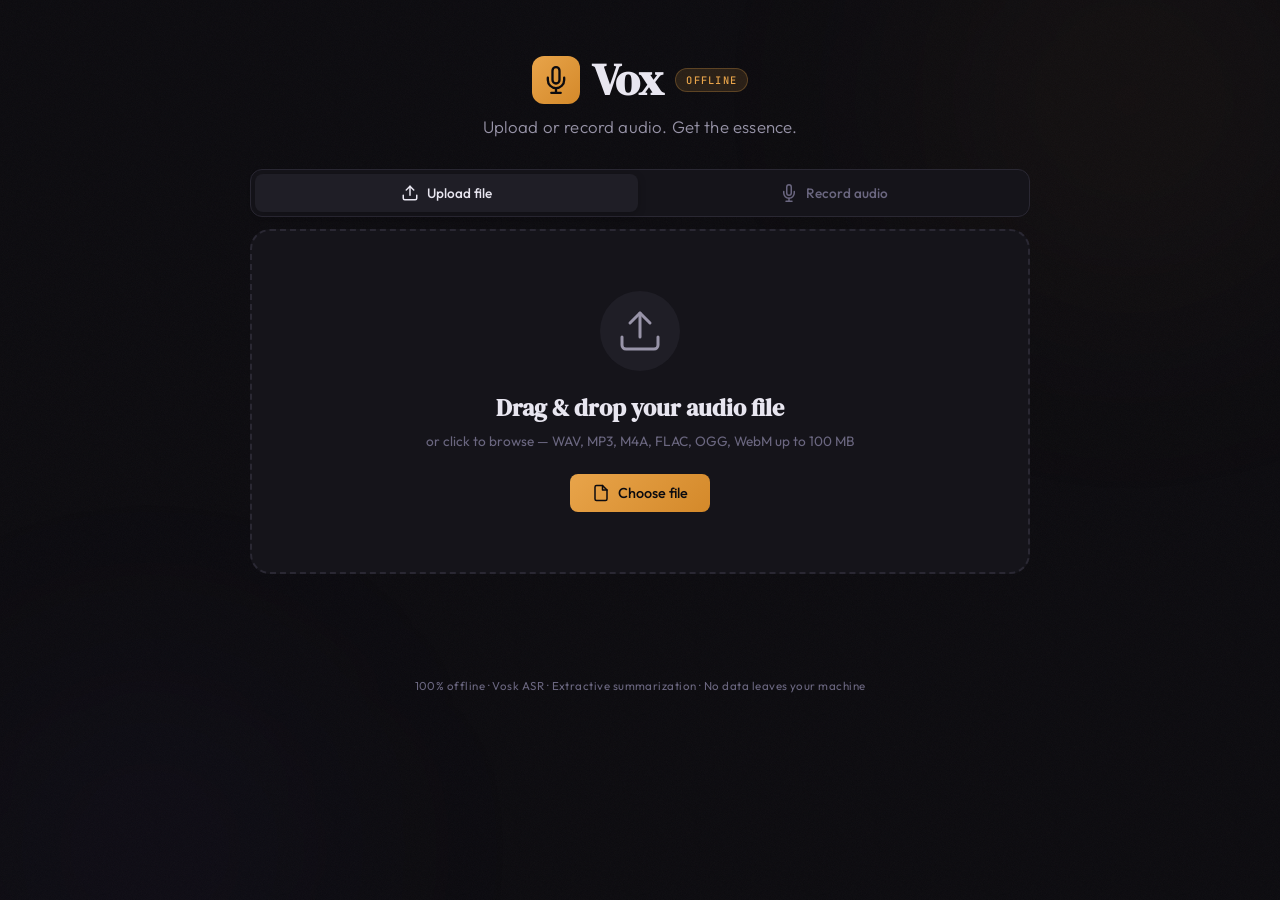
<file: templates/index.html>
<!doctype html>
<html lang="en">
<head>
  <meta charset="utf-8">
  <meta name="viewport" content="width=device-width, initial-scale=1.0">
<title>VOX — Meeting Intelligence</title>
  <!-- Fonts -->
  <link rel="preconnect" href="https://fonts.googleapis.com">
  <link rel="preconnect" href="https://fonts.gstatic.com" crossorigin>
  <link href="https://fonts.googleapis.com/css2?family=DM+Serif+Display&family=JetBrains+Mono:wght@400;500&family=Outfit:wght@300;400;500;600;700&display=swap" rel="stylesheet">

  <link rel="stylesheet" href="/static/style.css">
</head>
<body>

  <!-- Ambient background -->
  <div class="bg-grain"></div>
  <div class="bg-glow bg-glow--1"></div>
  <div class="bg-glow bg-glow--2"></div>

  <!-- ─── Header ─────────────────────────────────────── -->
  <header class="header">
    <div class="header__brand">
      <div class="header__icon">
        <svg width="28" height="28" viewBox="0 0 24 24" fill="none" stroke="currentColor" stroke-width="2" stroke-linecap="round" stroke-linejoin="round">
          <path d="M12 1a3 3 0 0 0-3 3v8a3 3 0 0 0 6 0V4a3 3 0 0 0-3-3z"/>
          <path d="M19 10v2a7 7 0 0 1-14 0v-2"/>
          <line x1="12" y1="19" x2="12" y2="23"/>
          <line x1="8" y1="23" x2="16" y2="23"/>
        </svg>
      </div>
      <h1 class="header__title">Vox</h1>
      <span class="header__badge">Offline</span>
    </div>
    <p class="header__tagline">Upload or record audio. Get the essence.</p>
  </header>

  <!-- ─── Main Container ─────────────────────────────── -->
  <main class="main">

    <!-- Upload Zone -->
    <section id="upload-zone" class="upload-zone">

      <!-- Mode Tabs -->
      <div class="mode-tabs">
        <button class="mode-tab active" id="tab-upload" data-mode="upload">
          <svg width="18" height="18" viewBox="0 0 24 24" fill="none" stroke="currentColor" stroke-width="2" stroke-linecap="round" stroke-linejoin="round"><path d="M21 15v4a2 2 0 0 1-2 2H5a2 2 0 0 1-2-2v-4"/><polyline points="17 8 12 3 7 8"/><line x1="12" y1="3" x2="12" y2="15"/></svg>
          Upload file
        </button>
        <button class="mode-tab" id="tab-record" data-mode="record">
          <svg width="18" height="18" viewBox="0 0 24 24" fill="none" stroke="currentColor" stroke-width="2" stroke-linecap="round" stroke-linejoin="round"><path d="M12 1a3 3 0 0 0-3 3v8a3 3 0 0 0 6 0V4a3 3 0 0 0-3-3z"/><path d="M19 10v2a7 7 0 0 1-14 0v-2"/><line x1="12" y1="19" x2="12" y2="23"/><line x1="8" y1="23" x2="16" y2="23"/></svg>
          Record audio
        </button>
      </div>

      <!-- Upload Panel -->
      <div class="upload-zone__inner" id="dropzone">
        <div class="upload-zone__icon">
          <svg width="48" height="48" viewBox="0 0 24 24" fill="none" stroke="currentColor" stroke-width="1.5" stroke-linecap="round" stroke-linejoin="round">
            <path d="M21 15v4a2 2 0 0 1-2 2H5a2 2 0 0 1-2-2v-4"/>
            <polyline points="17 8 12 3 7 8"/>
            <line x1="12" y1="3" x2="12" y2="15"/>
          </svg>
        </div>
        <h2 class="upload-zone__title">Drag & drop your audio file</h2>
        <p class="upload-zone__subtitle">or click to browse — WAV, MP3, M4A, FLAC, OGG, WebM up to 100 MB</p>
        <input type="file" id="file-input" accept="audio/*" hidden>
        <button class="btn btn--primary" id="browse-btn">
          <svg width="18" height="18" viewBox="0 0 24 24" fill="none" stroke="currentColor" stroke-width="2" stroke-linecap="round" stroke-linejoin="round"><path d="M14 2H6a2 2 0 0 0-2 2v16a2 2 0 0 0 2 2h12a2 2 0 0 0 2-2V8z"/><polyline points="14 2 14 8 20 8"/></svg>
          Choose file
        </button>
      </div>

      <!-- Record Panel -->
      <div class="recorder" id="recorder-panel" hidden>
        <div class="recorder__visual">
          <canvas id="waveform-canvas" class="recorder__canvas"></canvas>
          <div class="recorder__timer" id="rec-timer">00:00</div>
        </div>
        <div class="recorder__controls">
          <button class="rec-btn rec-btn--start" id="rec-start-btn" title="Start recording">
            <svg width="22" height="22" viewBox="0 0 24 24" fill="currentColor"><circle cx="12" cy="12" r="8"/></svg>
          </button>
          <button class="rec-btn rec-btn--stop" id="rec-stop-btn" title="Stop recording" hidden>
            <svg width="20" height="20" viewBox="0 0 24 24" fill="currentColor"><rect x="6" y="6" width="12" height="12" rx="2"/></svg>
          </button>
          <button class="rec-btn rec-btn--pause" id="rec-pause-btn" title="Pause" hidden>
            <svg width="20" height="20" viewBox="0 0 24 24" fill="currentColor"><rect x="6" y="5" width="4" height="14" rx="1"/><rect x="14" y="5" width="4" height="14" rx="1"/></svg>
          </button>
        </div>
        <p class="recorder__hint" id="rec-hint">Click the red button to start recording</p>
      </div>

      <!-- Recording preview (shown after recording stops) -->
      <div class="rec-preview" id="rec-preview" hidden>
        <div class="rec-preview__player">
          <div class="file-preview__icon">
            <svg width="24" height="24" viewBox="0 0 24 24" fill="none" stroke="currentColor" stroke-width="2" stroke-linecap="round" stroke-linejoin="round"><path d="M12 1a3 3 0 0 0-3 3v8a3 3 0 0 0 6 0V4a3 3 0 0 0-3-3z"/><path d="M19 10v2a7 7 0 0 1-14 0v-2"/></svg>
          </div>
          <div class="rec-preview__info">
            <p class="file-preview__name">Recording</p>
            <p class="file-preview__meta" id="rec-meta">—</p>
          </div>
          <audio id="rec-audio-player" class="rec-preview__audio" controls></audio>
        </div>
        <div class="file-preview__actions">
          <button class="btn btn--ghost btn--sm" id="rec-discard-btn">Discard</button>
          <button class="btn btn--primary" id="rec-process-btn">
            <svg width="18" height="18" viewBox="0 0 24 24" fill="none" stroke="currentColor" stroke-width="2" stroke-linecap="round" stroke-linejoin="round"><polygon points="5 3 19 12 5 21 5 3"/></svg>
            Transcribe & Summarize
          </button>
        </div>
      </div>

      <!-- File preview (shown after file selection) -->
      <div class="file-preview" id="file-preview" hidden>
        <div class="file-preview__info">
          <div class="file-preview__icon">
            <svg width="24" height="24" viewBox="0 0 24 24" fill="none" stroke="currentColor" stroke-width="2" stroke-linecap="round" stroke-linejoin="round">
              <polygon points="11 5 6 9 2 9 2 15 6 15 11 19 11 5"/>
              <path d="M19.07 4.93a10 10 0 0 1 0 14.14"/>
              <path d="M15.54 8.46a5 5 0 0 1 0 7.07"/>
            </svg>
          </div>
          <div>
            <p class="file-preview__name" id="file-name">—</p>
            <p class="file-preview__meta" id="file-meta">—</p>
          </div>
        </div>
        <div class="file-preview__actions">
          <button class="btn btn--ghost btn--sm" id="clear-btn">Change</button>
          <button class="btn btn--primary" id="process-btn">
            <svg width="18" height="18" viewBox="0 0 24 24" fill="none" stroke="currentColor" stroke-width="2" stroke-linecap="round" stroke-linejoin="round"><polygon points="5 3 19 12 5 21 5 3"/></svg>
            Transcribe & Summarize
          </button>
        </div>
      </div>
    </section>

    <!-- Processing Overlay -->
    <section id="processing" class="processing" hidden>
      <div class="processing__spinner"></div>
      <h2 class="processing__title">Processing your audio…</h2>
      <p class="processing__step" id="processing-step">Converting audio format</p>
      <div class="processing__bar">
        <div class="processing__bar-fill" id="progress-fill"></div>
      </div>
    </section>

    <!-- Error -->
    <section id="error-section" class="error-section" hidden>
      <div class="error-card">
        <div class="error-card__icon">
          <svg width="28" height="28" viewBox="0 0 24 24" fill="none" stroke="currentColor" stroke-width="2" stroke-linecap="round" stroke-linejoin="round">
            <circle cx="12" cy="12" r="10"/><line x1="15" y1="9" x2="9" y2="15"/><line x1="9" y1="9" x2="15" y2="15"/>
          </svg>
        </div>
        <h3 class="error-card__title">Something went wrong</h3>
        <p class="error-card__msg" id="error-msg">—</p>
        <button class="btn btn--primary" id="retry-btn">Try again</button>
      </div>
    </section>

    <!-- ─── Results ──────────────────────────────────── -->
    <section id="results" class="results" hidden>

      <!-- Stats Row -->
      <div class="stats-row" id="stats-row">
        <div class="stat-card">
          <span class="stat-card__value" id="stat-words">—</span>
          <span class="stat-card__label">Words</span>
        </div>
        <div class="stat-card">
          <span class="stat-card__value" id="stat-sentences">—</span>
          <span class="stat-card__label">Sentences</span>
        </div>
        <div class="stat-card">
          <span class="stat-card__value" id="stat-duration">—</span>
          <span class="stat-card__label">Duration</span>
        </div>
        <div class="stat-card">
          <span class="stat-card__value" id="stat-reading">—</span>
          <span class="stat-card__label">Read time</span>
        </div>
      </div>

      <!-- Summary Card -->
      <div class="result-card result-card--summary" id="summary-card">
        <div class="result-card__header">
          <div class="result-card__badge">Summary</div>
          <button class="btn btn--icon" title="Copy summary" data-copy="summary-text">
            <svg width="16" height="16" viewBox="0 0 24 24" fill="none" stroke="currentColor" stroke-width="2" stroke-linecap="round" stroke-linejoin="round"><rect x="9" y="9" width="13" height="13" rx="2"/><path d="M5 15H4a2 2 0 0 1-2-2V4a2 2 0 0 1 2-2h9a2 2 0 0 1 2 2v1"/></svg>
          </button>
        </div>
        <p class="result-card__text" id="summary-text">—</p>
      </div>

      <!-- Keywords -->
      <div class="result-card result-card--keywords" id="keywords-card">
        <div class="result-card__header">
          <div class="result-card__badge">Keywords</div>
        </div>
        <div class="keywords-cloud" id="keywords-cloud"></div>
      </div>

      <!-- Top Sentences -->
      <div class="result-card" id="highlights-card">
        <div class="result-card__header">
          <div class="result-card__badge">Key Sentences</div>
        </div>
        <ol class="highlights-list" id="highlights-list"></ol>
      </div>

      <!-- Full Transcript -->
      <div class="result-card" id="transcript-card">
        <div class="result-card__header">
          <div class="result-card__badge">Full Transcript</div>
          <div class="result-card__actions">
            <button class="btn btn--icon" title="Copy transcript" data-copy="transcript-text">
              <svg width="16" height="16" viewBox="0 0 24 24" fill="none" stroke="currentColor" stroke-width="2" stroke-linecap="round" stroke-linejoin="round"><rect x="9" y="9" width="13" height="13" rx="2"/><path d="M5 15H4a2 2 0 0 1-2-2V4a2 2 0 0 1 2-2h9a2 2 0 0 1 2 2v1"/></svg>
            </button>
            <button class="btn btn--icon" title="Download transcript" id="download-btn">
              <svg width="16" height="16" viewBox="0 0 24 24" fill="none" stroke="currentColor" stroke-width="2" stroke-linecap="round" stroke-linejoin="round"><path d="M21 15v4a2 2 0 0 1-2 2H5a2 2 0 0 1-2-2v-4"/><polyline points="7 10 12 15 17 10"/><line x1="12" y1="15" x2="12" y2="3"/></svg>
            </button>
          </div>
        </div>
        <div class="transcript-body" id="transcript-text">—</div>
      </div>

      <!-- New Upload -->
      <div class="results__footer">
        <button class="btn btn--ghost" id="new-upload-btn">
          <svg width="18" height="18" viewBox="0 0 24 24" fill="none" stroke="currentColor" stroke-width="2" stroke-linecap="round" stroke-linejoin="round"><line x1="12" y1="5" x2="12" y2="19"/><line x1="5" y1="12" x2="19" y2="12"/></svg>
          Process another file
        </button>
      </div>
    </section>

  </main>

  <!-- Toast -->
  <div class="toast" id="toast" hidden>
    <svg width="16" height="16" viewBox="0 0 24 24" fill="none" stroke="currentColor" stroke-width="2.5" stroke-linecap="round" stroke-linejoin="round"><polyline points="20 6 9 17 4 12"/></svg>
    <span id="toast-msg">Copied!</span>
  </div>

  <footer class="footer">
    <p>100% offline · Vosk ASR · Extractive summarization · No data leaves your machine</p>
  </footer>

  <script src="/static/app.js"></script>
</body>
</html>
</file>
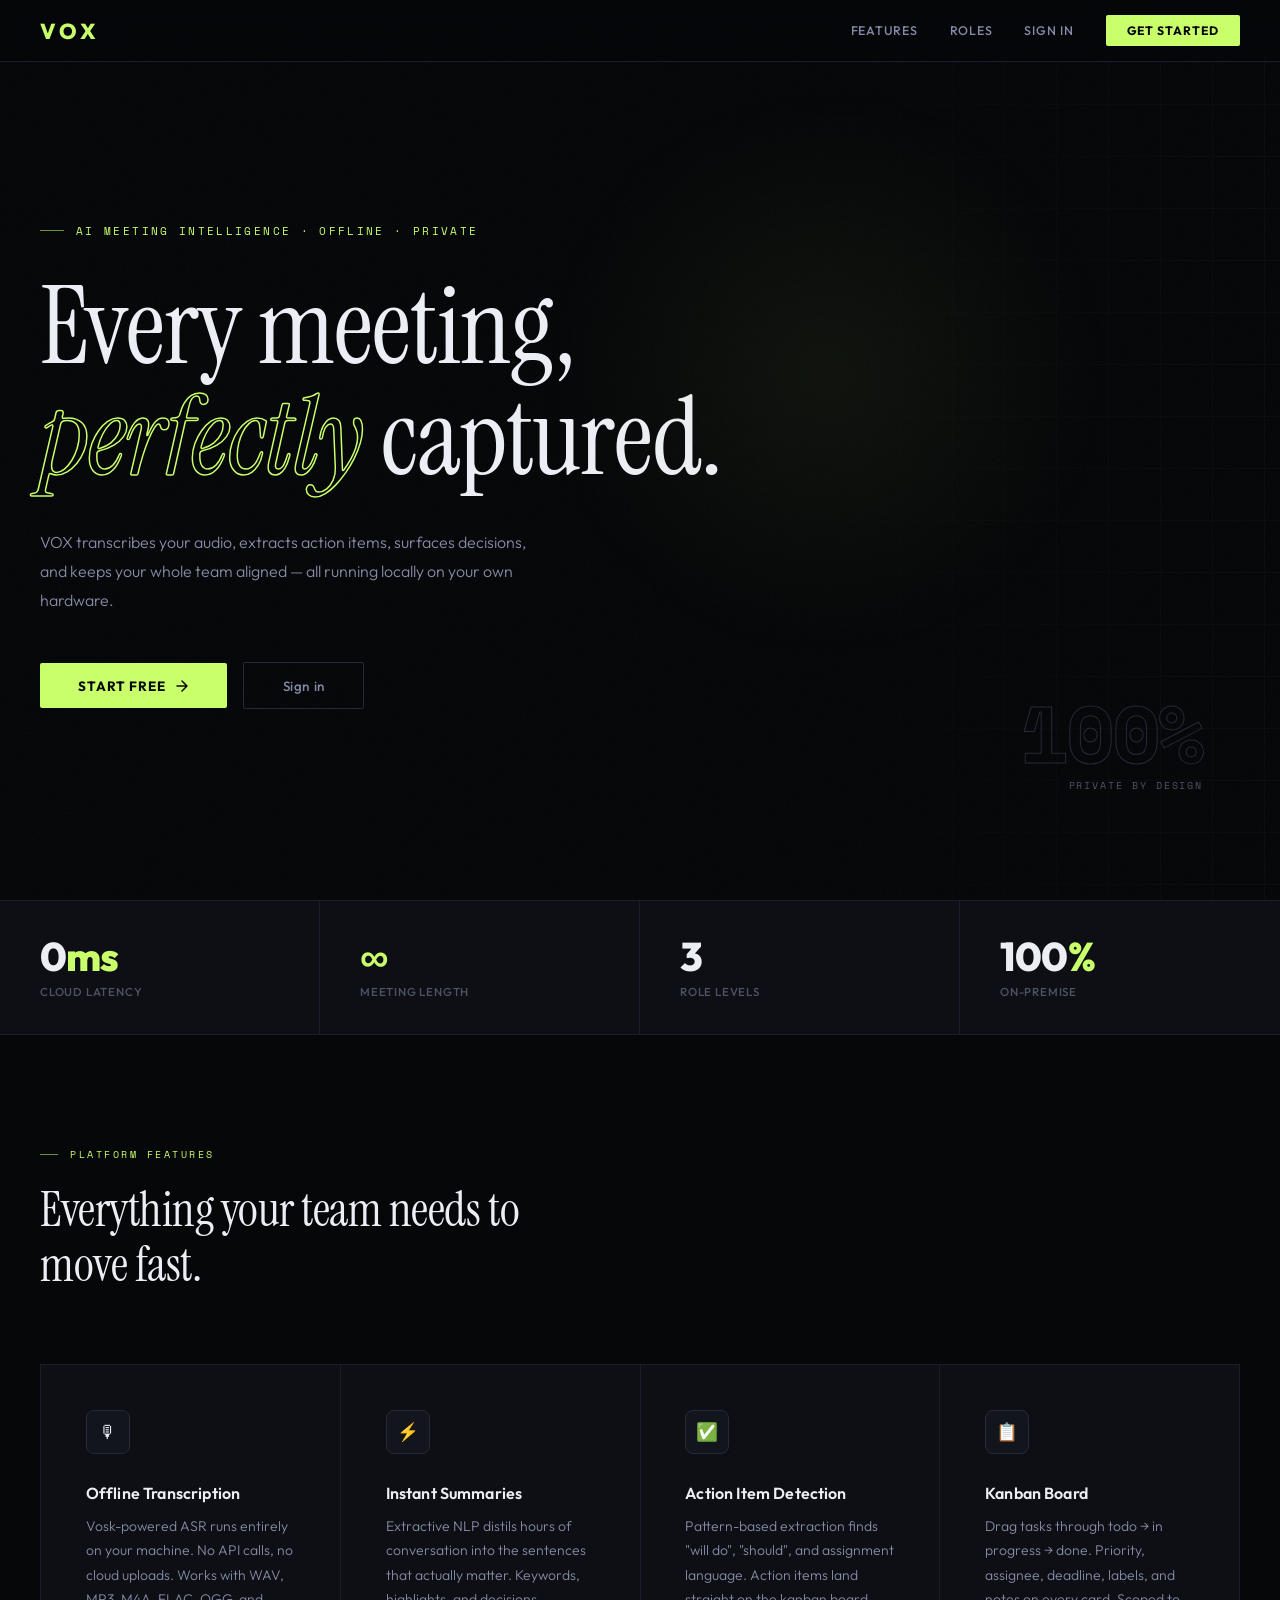
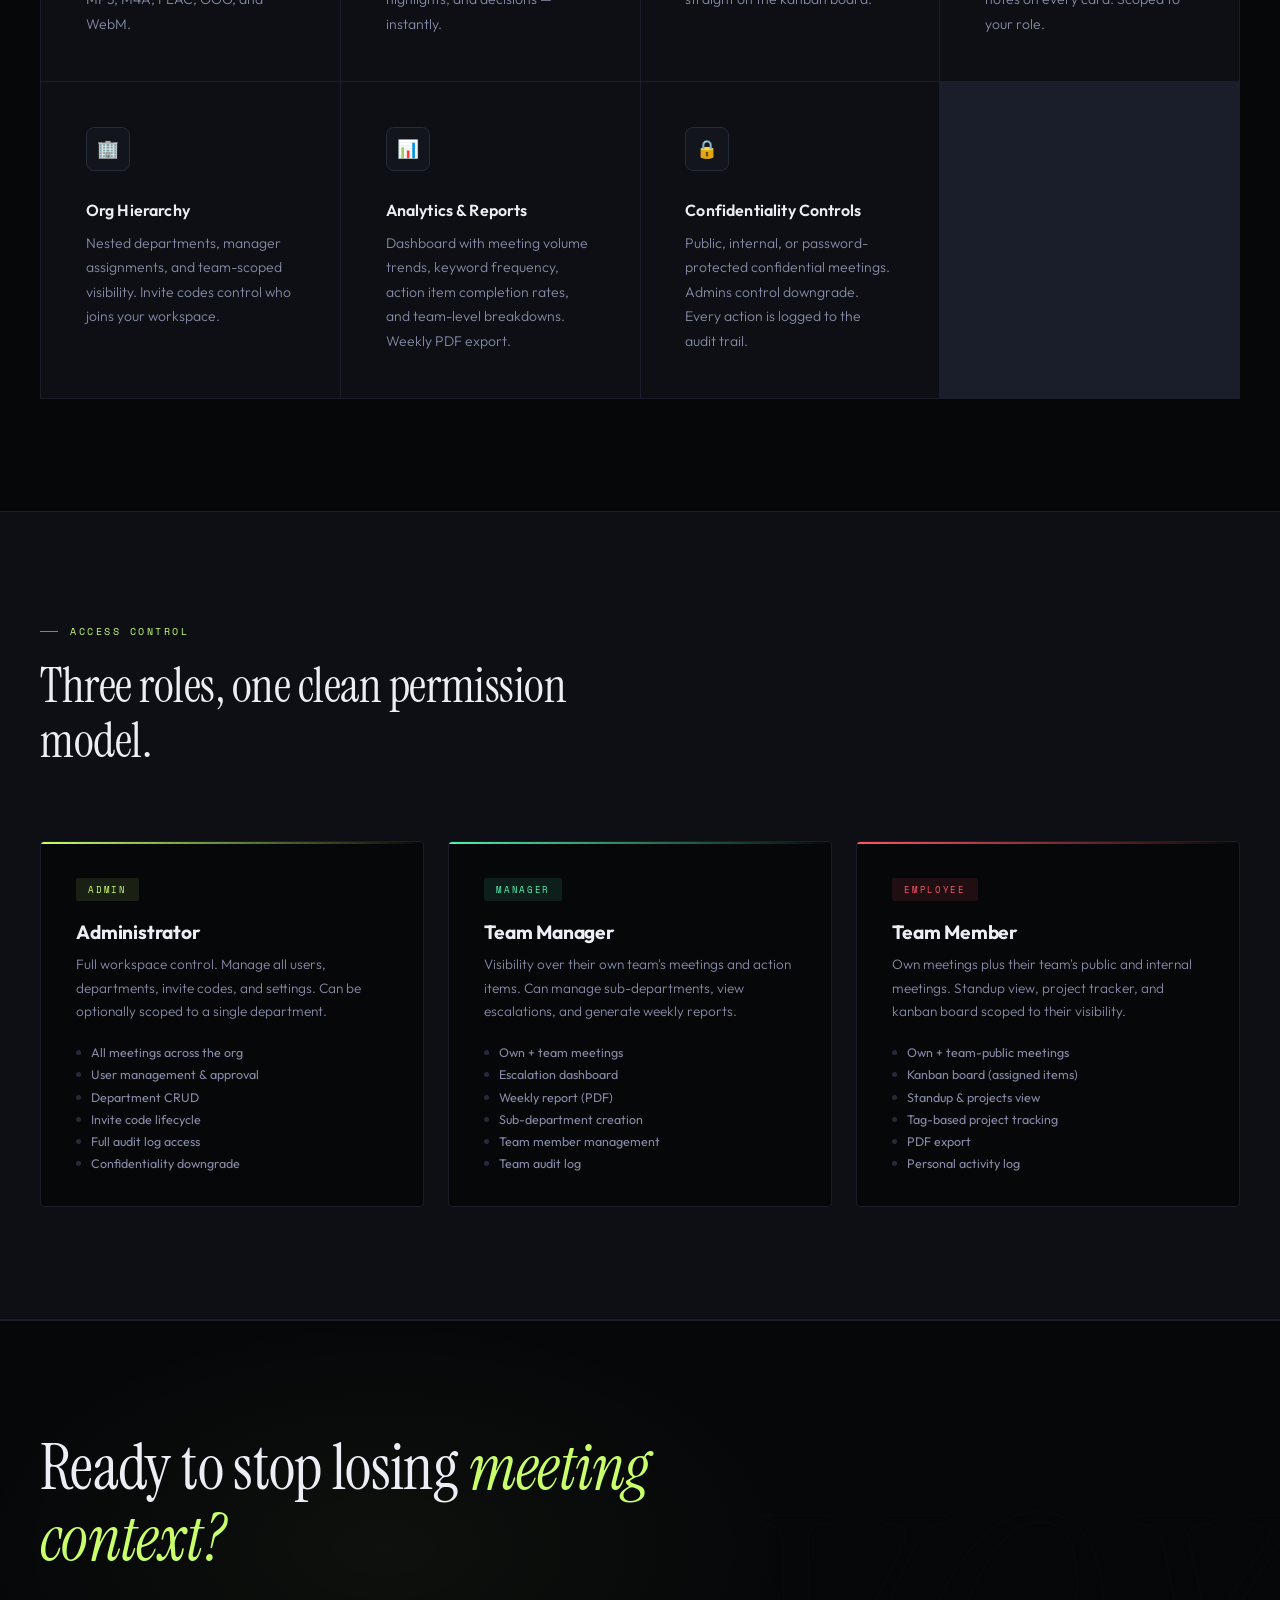
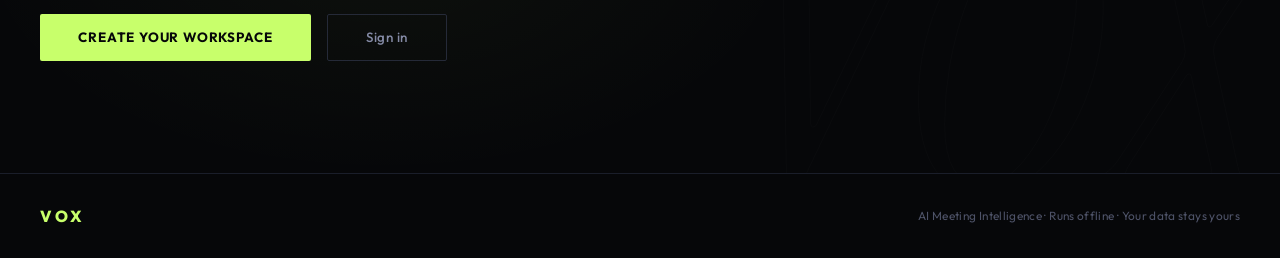
<file: templates/landing.html>
<!DOCTYPE html>
<html lang="en">
<head>
<meta charset="UTF-8">
<meta name="viewport" content="width=device-width, initial-scale=1.0">
<title>VOX — Meeting Intelligence</title>
<link rel="preconnect" href="https://fonts.googleapis.com">
<link rel="preconnect" href="https://fonts.gstatic.com" crossorigin>
<link href="https://fonts.googleapis.com/css2?family=Instrument+Serif:ital@0;1&family=Outfit:wght@300;400;500;600;700;800&family=Space+Mono:ital,wght@0,400;0,700;1,400&display=swap" rel="stylesheet">
<style>
  :root {
    --bg:      #060709;
    --surface: #0d0f14;
    --card:    #12151c;
    --border:  #1a1e2a;
    --border2: #252a38;
    --accent:  #c8ff6b;
    --accent2: #ff5566;
    --accent3: #50f0b0;
    --text:    #eceef5;
    --muted:   #4e5368;
    --mid:     #858ba6;
  }
  *, *::before, *::after { box-sizing: border-box; margin: 0; padding: 0; }
  html { scroll-behavior: smooth; }
  body {
    font-family: 'Outfit', sans-serif;
    background: var(--bg);
    color: var(--text);
    min-height: 100vh;
    overflow-x: hidden;
  }

  body::before {
    content: '';
    position: fixed; inset: 0;
    background-image: url("data:image/svg+xml,%3Csvg viewBox='0 0 512 512' xmlns='http://www.w3.org/2000/svg'%3E%3Cfilter id='n'%3E%3CfeTurbulence type='fractalNoise' baseFrequency='0.75' numOctaves='4' stitchTiles='stitch'/%3E%3C/filter%3E%3Crect width='100%25' height='100%25' filter='url(%23n)' opacity='0.035'/%3E%3C/svg%3E");
    pointer-events: none; z-index: 0; opacity: 0.45;
  }

  /* Nav */
  nav {
    position: fixed; top: 0; left: 0; right: 0; z-index: 100;
    display: flex; align-items: center; justify-content: space-between;
    padding: 0 2.5rem;
    height: 62px;
    border-bottom: 1px solid var(--border);
    background: rgba(6,7,9,0.82);
    backdrop-filter: blur(16px) saturate(180%);
  }
  .nav-logo {
    font-family: 'Outfit', sans-serif;
    font-weight: 800;
    font-size: 1.35rem;
    letter-spacing: 0.18em;
    color: var(--accent);
    text-decoration: none;
  }
  .nav-links { display: flex; gap: 2rem; align-items: center; }
  .nav-links a {
    font-size: 0.78rem;
    font-weight: 500;
    color: var(--mid);
    text-decoration: none;
    letter-spacing: 0.06em;
    text-transform: uppercase;
    transition: color .2s;
  }
  .nav-links a:hover { color: var(--text); }
  .nav-cta {
    background: var(--accent) !important;
    color: #060709 !important;
    padding: .48rem 1.3rem;
    border-radius: 2px;
    font-weight: 700 !important;
    font-size: 0.76rem !important;
    text-transform: uppercase !important;
    letter-spacing: 0.08em !important;
    transition: opacity .2s, transform .15s !important;
  }
  .nav-cta:hover { opacity: 0.88 !important; transform: translateY(-1px) !important; }

  /* Hero */
  .hero {
    min-height: 100vh;
    display: flex; flex-direction: column; justify-content: center;
    padding: 7rem 2.5rem 5rem;
    position: relative;
    overflow: hidden;
  }
  .hero::after {
    content: '';
    position: absolute;
    top: 8%; right: 12%;
    width: 600px; height: 600px;
    border-radius: 50%;
    background: radial-gradient(circle, rgba(200,255,107,0.055) 0%, transparent 68%);
    pointer-events: none;
    animation: pulse 7s ease-in-out infinite;
  }
  @keyframes pulse {
    0%, 100% { opacity: 0.55; transform: scale(1); }
    50% { opacity: 1; transform: scale(1.1); }
  }
  .hero-grid {
    position: absolute; right: 0; top: 0; bottom: 0; width: 50%;
    background-image:
      linear-gradient(var(--border) 1px, transparent 1px),
      linear-gradient(90deg, var(--border) 1px, transparent 1px);
    background-size: 52px 52px;
    mask-image: linear-gradient(to left, rgba(0,0,0,.3) 0%, transparent 75%);
    pointer-events: none;
  }
  .hero-eyebrow {
    font-family: 'Space Mono', monospace;
    font-size: 0.67rem;
    letter-spacing: 0.22em;
    color: var(--accent);
    text-transform: uppercase;
    margin-bottom: 2rem;
    display: flex; align-items: center; gap: .75rem;
    opacity: 0; animation: fadeUp .6s .15s forwards;
  }
  .hero-eyebrow::before {
    content: '';
    display: inline-block; width: 24px; height: 1px;
    background: var(--accent); opacity: 0.55; flex-shrink: 0;
  }
  .hero h1 {
    font-family: 'Instrument Serif', serif;
    font-weight: 400;
    font-size: clamp(3.2rem, 8.5vw, 7rem);
    line-height: 1.02;
    letter-spacing: -0.01em;
    max-width: 14ch;
    opacity: 0; animation: fadeUp .8s .3s forwards;
  }
  .hero h1 em {
    font-style: italic;
    color: transparent;
    -webkit-text-stroke: 1.5px var(--accent);
  }
  .hero-sub {
    margin-top: 2.2rem;
    font-size: 1rem;
    font-weight: 300;
    color: var(--mid);
    max-width: 46ch;
    line-height: 1.8;
    opacity: 0; animation: fadeUp .7s .5s forwards;
  }
  .hero-actions {
    margin-top: 3rem;
    display: flex; gap: 1rem; flex-wrap: wrap; align-items: center;
    opacity: 0; animation: fadeUp .7s .65s forwards;
  }
  .btn-primary {
    background: var(--accent);
    color: #060709;
    font-family: 'Outfit', sans-serif;
    font-weight: 700;
    font-size: 0.84rem;
    letter-spacing: 0.06em;
    text-transform: uppercase;
    padding: .9rem 2.4rem;
    border: none; border-radius: 2px;
    cursor: pointer;
    text-decoration: none; display: inline-flex; align-items: center; gap: .6rem;
    transition: transform .15s, opacity .15s, box-shadow .2s;
  }
  .btn-primary:hover {
    transform: translateY(-2px);
    opacity: 0.92;
    box-shadow: 0 12px 36px rgba(200,255,107,0.22);
  }
  .btn-outline {
    background: transparent;
    color: var(--mid);
    font-family: 'Outfit', sans-serif;
    font-weight: 500;
    font-size: 0.84rem;
    letter-spacing: 0.04em;
    padding: .9rem 2.4rem;
    border: 1px solid var(--border2);
    border-radius: 2px;
    cursor: pointer;
    text-decoration: none; display: inline-flex; align-items: center;
    transition: border-color .2s, color .2s, background .2s;
  }
  .btn-outline:hover {
    border-color: var(--mid);
    color: var(--text);
    background: rgba(255,255,255,0.025);
  }
  .hero-badge {
    position: absolute; right: 6%; bottom: 12%;
    font-family: 'Space Mono', monospace;
    opacity: 0; animation: fadeIn 1s 1.1s forwards;
    text-align: right;
  }
  .hero-badge .num {
    font-size: 5rem;
    font-weight: 700;
    color: transparent;
    -webkit-text-stroke: 1px var(--border2);
    line-height: 1;
    letter-spacing: -0.04em;
  }
  .hero-badge .label {
    font-size: 0.6rem;
    letter-spacing: 0.2em;
    color: var(--muted);
    text-transform: uppercase;
    margin-top: .3rem;
  }

  /* Stats */
  .stats-bar {
    border-top: 1px solid var(--border);
    border-bottom: 1px solid var(--border);
    display: grid; grid-template-columns: repeat(4, 1fr);
    background: var(--surface);
    position: relative; z-index: 1;
  }
  .stat-item {
    padding: 2.2rem 2.5rem;
    border-right: 1px solid var(--border);
  }
  .stat-item:last-child { border-right: none; }
  .stat-num {
    font-family: 'Outfit', sans-serif;
    font-size: 2.5rem;
    font-weight: 800;
    color: var(--text);
    line-height: 1;
    letter-spacing: -0.02em;
  }
  .stat-num span { color: var(--accent); }
  .stat-label {
    font-size: 0.72rem;
    font-weight: 500;
    color: var(--muted);
    margin-top: .5rem;
    letter-spacing: 0.07em;
    text-transform: uppercase;
  }

  /* Sections */
  .section { padding: 7rem 2.5rem; position: relative; z-index: 1; }
  .section-label {
    font-family: 'Space Mono', monospace;
    font-size: 0.63rem;
    letter-spacing: 0.25em;
    text-transform: uppercase;
    color: var(--accent);
    margin-bottom: 1.2rem;
    display: flex; align-items: center; gap: .75rem;
  }
  .section-label::before {
    content: '';
    display: inline-block; width: 18px; height: 1px;
    background: var(--accent); opacity: 0.55; flex-shrink: 0;
  }
  .section-title {
    font-family: 'Instrument Serif', serif;
    font-weight: 400;
    font-size: clamp(2rem, 4vw, 3rem);
    letter-spacing: -0.01em;
    line-height: 1.15;
    max-width: 24ch;
    margin-bottom: 4.5rem;
  }

  /* Features */
  .features-grid {
    display: grid;
    grid-template-columns: repeat(auto-fit, minmax(290px, 1fr));
    gap: 1px;
    background: var(--border);
    border: 1px solid var(--border);
  }
  .feature-card {
    background: var(--surface);
    padding: 2.8rem;
    transition: background .25s;
    position: relative;
    overflow: hidden;
  }
  .feature-card::before {
    content: '';
    position: absolute; inset: 0;
    background: radial-gradient(ellipse at top left, rgba(200,255,107,0.04) 0%, transparent 60%);
    opacity: 0;
    transition: opacity .3s;
    pointer-events: none;
  }
  .feature-card:hover { background: var(--card); }
  .feature-card:hover::before { opacity: 1; }
  .feature-icon {
    width: 44px; height: 44px;
    background: var(--card);
    border: 1px solid var(--border2);
    border-radius: 8px;
    display: flex; align-items: center; justify-content: center;
    margin-bottom: 1.8rem;
    font-size: 1.1rem;
    transition: border-color .25s;
  }
  .feature-card:hover .feature-icon { border-color: rgba(200,255,107,0.3); }
  .feature-title {
    font-family: 'Outfit', sans-serif;
    font-size: 1rem;
    font-weight: 600;
    letter-spacing: 0.01em;
    margin-bottom: .7rem;
  }
  .feature-desc { font-size: 0.875rem; font-weight: 300; color: var(--mid); line-height: 1.75; }

  /* Roles */
  .roles-section {
    background: var(--surface);
    border-top: 1px solid var(--border);
    border-bottom: 1px solid var(--border);
  }
  .roles-grid {
    display: grid;
    grid-template-columns: repeat(auto-fit, minmax(270px, 1fr));
    gap: 1.5rem;
  }
  .role-card {
    border: 1px solid var(--border);
    padding: 2.2rem;
    border-radius: 4px;
    position: relative;
    overflow: hidden;
    transition: border-color .25s, transform .25s, box-shadow .25s;
    background: var(--bg);
  }
  .role-card:hover { border-color: var(--border2); transform: translateY(-3px); }
  .role-card::before {
    content: '';
    position: absolute; top: 0; left: 0; right: 0; height: 2px;
  }
  .role-card.admin::before  { background: linear-gradient(90deg, var(--accent), transparent); }
  .role-card.manager::before { background: linear-gradient(90deg, var(--accent3), transparent); }
  .role-card.employee::before { background: linear-gradient(90deg, var(--accent2), transparent); }
  .role-card.admin:hover    { box-shadow: 0 18px 48px rgba(200,255,107,0.07); }
  .role-card.manager:hover  { box-shadow: 0 18px 48px rgba(80,240,176,0.07); }
  .role-card.employee:hover { box-shadow: 0 18px 48px rgba(255,85,102,0.07); }
  .role-badge {
    font-family: 'Space Mono', monospace;
    font-size: 0.58rem;
    letter-spacing: 0.18em;
    text-transform: uppercase;
    padding: .3rem .75rem;
    border-radius: 2px;
    display: inline-block;
    margin-bottom: 1.2rem;
  }
  .badge-admin    { background: rgba(200,255,107,.1); color: var(--accent); }
  .badge-manager  { background: rgba(80,240,176,.1);  color: var(--accent3); }
  .badge-employee { background: rgba(255,85,102,.1);  color: var(--accent2); }
  .role-name {
    font-family: 'Outfit', sans-serif;
    font-size: 1.2rem;
    font-weight: 700;
    letter-spacing: -0.01em;
    margin-bottom: .6rem;
  }
  .role-desc { font-size: 0.85rem; font-weight: 300; color: var(--mid); line-height: 1.7; }
  .role-perms {
    margin-top: 1.4rem;
    display: flex; flex-direction: column; gap: .45rem;
  }
  .perm {
    font-size: 0.78rem;
    font-weight: 400;
    color: var(--mid);
    display: flex; align-items: center; gap: .6rem;
  }
  .perm::before {
    content: '';
    display: inline-block;
    width: 5px; height: 5px;
    border-radius: 50%;
    background: var(--border2);
    flex-shrink: 0;
  }

  /* CTA */
  .cta-banner {
    border-top: 1px solid var(--border);
    padding: 7rem 2.5rem;
    display: flex; flex-direction: column; align-items: flex-start;
    gap: 2.5rem;
    background: var(--bg);
    position: relative;
    overflow: hidden;
  }
  .cta-banner::before {
    content: '';
    position: absolute; top: 50%; left: 30%; transform: translate(-50%,-50%);
    width: 900px; height: 500px;
    background: radial-gradient(ellipse, rgba(200,255,107,0.04) 0%, transparent 65%);
    pointer-events: none;
  }
  .cta-banner::after {
    content: 'VOX';
    position: absolute; right: -1%; bottom: -18%;
    font-family: 'Instrument Serif', serif;
    font-size: 30vw;
    font-style: italic;
    font-weight: 400;
    color: transparent;
    -webkit-text-stroke: 1px rgba(255,255,255,0.016);
    pointer-events: none;
    line-height: 1;
  }
  .cta-title {
    font-family: 'Instrument Serif', serif;
    font-size: clamp(2.2rem, 5vw, 4.2rem);
    font-weight: 400;
    line-height: 1.1;
    letter-spacing: -0.01em;
    max-width: 22ch;
    position: relative; z-index: 1;
  }
  .cta-title em { font-style: italic; color: var(--accent); }
  .cta-actions { display: flex; gap: 1rem; flex-wrap: wrap; position: relative; z-index: 1; }

  /* Footer */
  footer {
    border-top: 1px solid var(--border);
    padding: 2rem 2.5rem;
    display: flex; justify-content: space-between; align-items: center;
    font-size: 0.74rem; font-weight: 400; color: var(--muted);
    letter-spacing: 0.03em;
  }
  .footer-logo {
    font-family: 'Outfit', sans-serif;
    font-weight: 800;
    font-size: 1rem;
    color: var(--accent);
    letter-spacing: 0.18em;
  }

  /* Animations */
  @keyframes fadeUp {
    from { opacity: 0; transform: translateY(22px); }
    to   { opacity: 1; transform: translateY(0); }
  }
  @keyframes fadeIn {
    from { opacity: 0; }
    to   { opacity: 1; }
  }

  /* Scroll reveal */
  .reveal {
    opacity: 0;
    transform: translateY(24px);
    transition: opacity .7s ease, transform .7s ease;
  }
  .reveal.visible { opacity: 1; transform: translateY(0); }

  /* Responsive */
  @media (max-width: 768px) {
    .hero-grid, .hero::after, .hero-badge { display: none; }
    .stats-bar { grid-template-columns: repeat(2, 1fr); }
    .stat-item:nth-child(2) { border-right: none; }
    .stat-item:nth-child(3), .stat-item:nth-child(4) { border-top: 1px solid var(--border); }
    .nav-links .nav-link-hide { display: none; }
    footer { flex-direction: column; gap: 1rem; text-align: center; }
  }
</style>
</head>
<body>

<nav>
  <a href="/" class="nav-logo">VOX</a>
  <div class="nav-links">
    <a href="#features" class="nav-link-hide">Features</a>
    <a href="#roles" class="nav-link-hide">Roles</a>
    <a href="/login">Sign in</a>
    <a href="/signup" class="nav-cta">Get started</a>
  </div>
</nav>

<section class="hero">
  <div class="hero-grid"></div>
  <p class="hero-eyebrow">AI Meeting Intelligence · Offline · Private</p>
  <h1>Every meeting,<br><em>perfectly</em> captured.</h1>
  <p class="hero-sub">
    VOX transcribes your audio, extracts action items, surfaces decisions,
    and keeps your whole team aligned — all running locally on your own hardware.
  </p>
  <div class="hero-actions">
    <a href="/signup" class="btn-primary">
      Start free
      <svg width="14" height="14" viewBox="0 0 14 14" fill="none"><path d="M2 7h10M7 2l5 5-5 5" stroke="currentColor" stroke-width="1.5" stroke-linecap="round" stroke-linejoin="round"/></svg>
    </a>
    <a href="/login" class="btn-outline">Sign in</a>
  </div>
  <div class="hero-badge">
    <div class="num">100%</div>
    <div class="label">private by design</div>
  </div>
</section>

<div class="stats-bar">
  <div class="stat-item reveal">
    <div class="stat-num">0<span>ms</span></div>
    <div class="stat-label">Cloud latency</div>
  </div>
  <div class="stat-item reveal">
    <div class="stat-num"><span>∞</span></div>
    <div class="stat-label">Meeting length</div>
  </div>
  <div class="stat-item reveal">
    <div class="stat-num">3</div>
    <div class="stat-label">Role levels</div>
  </div>
  <div class="stat-item reveal">
    <div class="stat-num">100<span>%</span></div>
    <div class="stat-label">On-premise</div>
  </div>
</div>

<section class="section" id="features">
  <p class="section-label">Platform Features</p>
  <h2 class="section-title reveal">Everything your team needs to move fast.</h2>
  <div class="features-grid">
    <div class="feature-card reveal">
      <div class="feature-icon">🎙</div>
      <div class="feature-title">Offline Transcription</div>
      <p class="feature-desc">Vosk-powered ASR runs entirely on your machine. No API calls, no cloud uploads. Works with WAV, MP3, M4A, FLAC, OGG, and WebM.</p>
    </div>
    <div class="feature-card reveal">
      <div class="feature-icon">⚡</div>
      <div class="feature-title">Instant Summaries</div>
      <p class="feature-desc">Extractive NLP distils hours of conversation into the sentences that actually matter. Keywords, highlights, and decisions — instantly.</p>
    </div>
    <div class="feature-card reveal">
      <div class="feature-icon">✅</div>
      <div class="feature-title">Action Item Detection</div>
      <p class="feature-desc">Pattern-based extraction finds "will do", "should", and assignment language. Action items land straight on the kanban board.</p>
    </div>
    <div class="feature-card reveal">
      <div class="feature-icon">📋</div>
      <div class="feature-title">Kanban Board</div>
      <p class="feature-desc">Drag tasks through todo → in progress → done. Priority, assignee, deadline, labels, and notes on every card. Scoped to your role.</p>
    </div>
    <div class="feature-card reveal">
      <div class="feature-icon">🏢</div>
      <div class="feature-title">Org Hierarchy</div>
      <p class="feature-desc">Nested departments, manager assignments, and team-scoped visibility. Invite codes control who joins your workspace.</p>
    </div>
    <div class="feature-card reveal">
      <div class="feature-icon">📊</div>
      <div class="feature-title">Analytics &amp; Reports</div>
      <p class="feature-desc">Dashboard with meeting volume trends, keyword frequency, action item completion rates, and team-level breakdowns. Weekly PDF export.</p>
    </div>
    <div class="feature-card reveal">
      <div class="feature-icon">🔒</div>
      <div class="feature-title">Confidentiality Controls</div>
      <p class="feature-desc">Public, internal, or password-protected confidential meetings. Admins control downgrade. Every action is logged to the audit trail.</p>
    </div>
    <div class="feature-card reveal">
      <div class="feature-icon">🔍</div>
      <div class="feature-title">Full-Text Search</div>
      <p class="feature-desc">FTS5-powered search across titles, summaries, and full transcripts. Tag filtering and keyword browsing. Role-scoped results.</p>
    </div>
  </div>
</section>

<section class="section roles-section" id="roles">
  <p class="section-label">Access Control</p>
  <h2 class="section-title reveal">Three roles, one clean permission model.</h2>
  <div class="roles-grid">
    <div class="role-card admin reveal">
      <span class="role-badge badge-admin">Admin</span>
      <div class="role-name">Administrator</div>
      <p class="role-desc">Full workspace control. Manage all users, departments, invite codes, and settings. Can be optionally scoped to a single department.</p>
      <div class="role-perms">
        <span class="perm">All meetings across the org</span>
        <span class="perm">User management &amp; approval</span>
        <span class="perm">Department CRUD</span>
        <span class="perm">Invite code lifecycle</span>
        <span class="perm">Full audit log access</span>
        <span class="perm">Confidentiality downgrade</span>
      </div>
    </div>
    <div class="role-card manager reveal">
      <span class="role-badge badge-manager">Manager</span>
      <div class="role-name">Team Manager</div>
      <p class="role-desc">Visibility over their own team's meetings and action items. Can manage sub-departments, view escalations, and generate weekly reports.</p>
      <div class="role-perms">
        <span class="perm">Own + team meetings</span>
        <span class="perm">Escalation dashboard</span>
        <span class="perm">Weekly report (PDF)</span>
        <span class="perm">Sub-department creation</span>
        <span class="perm">Team member management</span>
        <span class="perm">Team audit log</span>
      </div>
    </div>
    <div class="role-card employee reveal">
      <span class="role-badge badge-employee">Employee</span>
      <div class="role-name">Team Member</div>
      <p class="role-desc">Own meetings plus their team's public and internal meetings. Standup view, project tracker, and kanban board scoped to their visibility.</p>
      <div class="role-perms">
        <span class="perm">Own + team-public meetings</span>
        <span class="perm">Kanban board (assigned items)</span>
        <span class="perm">Standup &amp; projects view</span>
        <span class="perm">Tag-based project tracking</span>
        <span class="perm">PDF export</span>
        <span class="perm">Personal activity log</span>
      </div>
    </div>
  </div>
</section>

<section class="cta-banner">
  <h2 class="cta-title reveal">Ready to stop losing <em>meeting context?</em></h2>
  <div class="cta-actions reveal">
    <a href="/signup" class="btn-primary">Create your workspace</a>
    <a href="/login" class="btn-outline">Sign in</a>
  </div>
</section>

<footer>
  <span class="footer-logo">VOX</span>
  <span>AI Meeting Intelligence · Runs offline · Your data stays yours</span>
</footer>

<script>
  const observer = new IntersectionObserver((entries) => {
    entries.forEach((e, i) => {
      if (e.isIntersecting) {
        setTimeout(() => e.target.classList.add('visible'), i * 65);
        observer.unobserve(e.target);
      }
    });
  }, { threshold: 0.1 });
  document.querySelectorAll('.reveal').forEach(el => observer.observe(el));
</script>
</body>
</html>
</file>
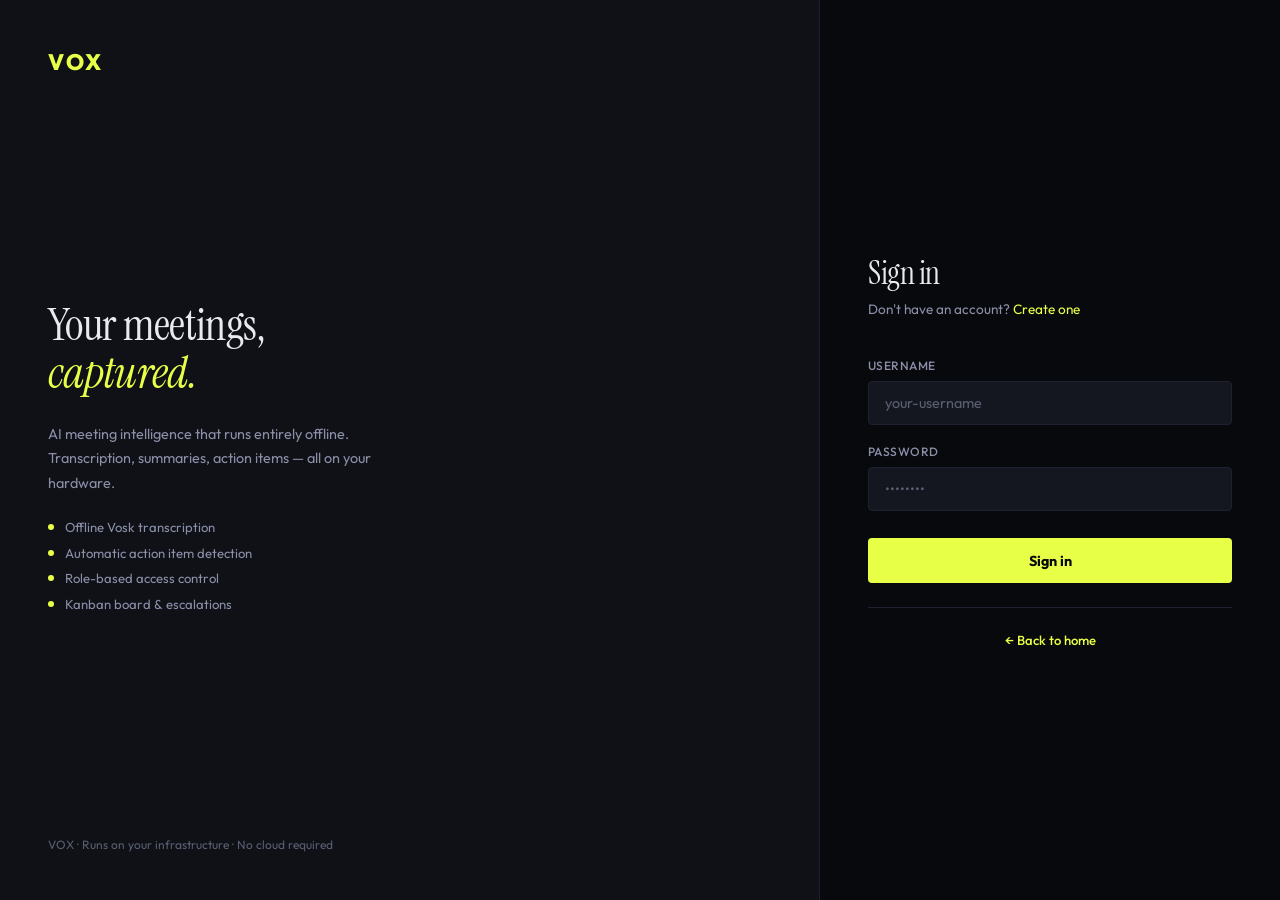
<file: templates/login.html>
<!DOCTYPE html>
<html lang="en">
<head>
<meta charset="UTF-8">
<meta name="viewport" content="width=device-width, initial-scale=1.0">
<title>VOX — Sign in</title>
<link rel="preconnect" href="https://fonts.googleapis.com">
<link rel="preconnect" href="https://fonts.gstatic.com" crossorigin>
<link href="https://fonts.googleapis.com/css2?family=Instrument+Serif:ital@0;1&family=Outfit:wght@300;400;500;600;700;800&family=Space+Mono:ital,wght@0,400;0,700;1,400&display=swap" rel="stylesheet">
<style>
  :root {
    --bg: #08090c; --surface: #0f1117; --card: #141720; --border: #1e2230;
    --accent: #e8ff47; --text: #e8eaf0; --muted: #5a5f72; --mid: #8b8fa8;
    --err: #ff4757;
  }
  *, *::before, *::after { box-sizing: border-box; margin: 0; padding: 0; }
  body {
    font-family: 'Outfit', sans-serif;
    background: var(--bg); color: var(--text);
    min-height: 100vh; display: flex; align-items: stretch;
  }
  .split-left {
    flex: 1; display: flex; flex-direction: column; justify-content: space-between;
    padding: 3rem; background: var(--surface);
    border-right: 1px solid var(--border);
  }
  .split-right {
    width: 460px; flex-shrink: 0;
    display: flex; flex-direction: column; justify-content: center;
    padding: 3rem;
  }
  @media (max-width: 768px) {
    body { flex-direction: column; }
    .split-left { display: none; }
    .split-right { width: 100%; padding: 2rem 1.5rem; }
  }
  /* Left panel */
  .brand {
    font-family: 'Outfit', sans-serif;
    font-weight: 800; font-size: 1.4rem;
    letter-spacing: 0.12em; color: var(--accent);
    text-decoration: none;
  }
  .tagline {
    flex: 1; display: flex; flex-direction: column; justify-content: center; gap: 1.5rem;
  }
  .tagline h2 {
    font-family: 'Instrument Serif', serif;
    font-weight: 400; font-size: 2.8rem;
    line-height: 1.08; letter-spacing: -0.015em;
  }
  .tagline h2 em { font-style: italic; color: var(--accent); }
  .tagline p { color: var(--mid); font-size: 0.9rem; line-height: 1.7; max-width: 36ch; }
  .feature-list { display: flex; flex-direction: column; gap: .6rem; }
  .feature-row {
    display: flex; align-items: center; gap: .7rem;
    font-size: 0.82rem; color: var(--mid);
  }
  .feature-row::before {
    content: '';
    width: 6px; height: 6px; border-radius: 50%;
    background: var(--accent); flex-shrink: 0;
  }
  .panel-footer { font-size: 0.75rem; color: var(--muted); }
  /* Right panel — form */
  .form-header { margin-bottom: 2.5rem; }
  .form-header h1 {
    font-family: 'Instrument Serif', serif;
    font-weight: 400; font-size: 2rem; letter-spacing: -0.015em;
  }
  .form-header p { color: var(--mid); font-size: 0.85rem; margin-top: .4rem; }
  .form-header p a { color: var(--accent); text-decoration: none; }
  .field { margin-bottom: 1.2rem; }
  label {
    display: block; font-size: 0.75rem; font-weight: 500;
    color: var(--mid); letter-spacing: 0.04em;
    text-transform: uppercase; margin-bottom: .5rem;
  }
  input {
    width: 100%; background: var(--card); border: 1px solid var(--border);
    color: var(--text); font-family: 'Outfit', sans-serif;
    font-size: 0.9rem; padding: .75rem 1rem;
    border-radius: 4px; outline: none;
    transition: border-color .2s;
  }
  input:focus { border-color: var(--accent); }
  input::placeholder { color: var(--muted); }
  .submit-btn {
    width: 100%; background: var(--accent); color: #08090c;
    font-family: 'Outfit', sans-serif; font-weight: 700;
    font-size: 0.9rem; padding: .85rem;
    border: none; border-radius: 4px; cursor: pointer;
    margin-top: .5rem; transition: opacity .15s;
    display: flex; align-items: center; justify-content: center; gap: .5rem;
  }
  .submit-btn:hover { opacity: 0.85; }
  .submit-btn:disabled { opacity: 0.5; cursor: not-allowed; }
  .error-msg {
    background: rgba(255,71,87,.1); border: 1px solid rgba(255,71,87,.3);
    color: var(--err); font-size: 0.82rem;
    padding: .7rem 1rem; border-radius: 4px;
    margin-bottom: 1.2rem; display: none;
  }
  .error-msg.show { display: block; }
  .divider { border: none; border-top: 1px solid var(--border); margin: 1.5rem 0; }
  .alt-link { text-align: center; font-size: 0.82rem; color: var(--mid); }
  .alt-link a { color: var(--accent); text-decoration: none; font-weight: 500; }
</style>
</head>
<body>

<div class="split-left">
  <a href="/" class="brand">VOX</a>
  <div class="tagline">
    <h2>Your meetings,<br><em>captured.</em></h2>
    <p>AI meeting intelligence that runs entirely offline. Transcription, summaries, action items — all on your hardware.</p>
    <div class="feature-list">
      <div class="feature-row">Offline Vosk transcription</div>
      <div class="feature-row">Automatic action item detection</div>
      <div class="feature-row">Role-based access control</div>
      <div class="feature-row">Kanban board & escalations</div>
    </div>
  </div>
  <p class="panel-footer">VOX · Runs on your infrastructure · No cloud required</p>
</div>

<div class="split-right">
  <div class="form-header">
    <h1>Sign in</h1>
    <p>Don't have an account? <a href="/signup">Create one</a></p>
  </div>

  <div class="error-msg" id="errorMsg"></div>

  <div class="field">
    <label>Username</label>
    <input type="text" id="username" placeholder="your-username" autocomplete="username">
  </div>
  <div class="field">
    <label>Password</label>
    <input type="password" id="password" placeholder="••••••••" autocomplete="current-password">
  </div>

  <button class="submit-btn" id="loginBtn" onclick="doLogin()">
    <span id="btnText">Sign in</span>
  </button>

  <hr class="divider">
  <p class="alt-link"><a href="/">← Back to home</a></p>
</div>

<script>
document.addEventListener('keydown', e => { if (e.key === 'Enter') doLogin(); });

async function doLogin() {
  const btn  = document.getElementById('loginBtn');
  const err  = document.getElementById('errorMsg');
  const user = document.getElementById('username').value.trim();
  const pw   = document.getElementById('password').value;
  err.classList.remove('show');
  if (!user || !pw) { showErr('Please enter username and password.'); return; }
  btn.disabled = true;
  document.getElementById('btnText').textContent = 'Signing in…';
  try {
    const r = await fetch('/login', {
      method: 'POST',
      headers: {'Content-Type': 'application/json'},
      body: JSON.stringify({username: user, password: pw})
    });
    const d = await r.json();
    if (d.ok) { window.location.href = '/'; }
    else showErr(d.error || 'Login failed.');
  } catch(e) { showErr('Network error. Please try again.'); }
  finally { btn.disabled = false; document.getElementById('btnText').textContent = 'Sign in'; }
}

function showErr(msg) {
  const e = document.getElementById('errorMsg');
  e.textContent = msg;
  e.classList.add('show');
}
</script>
</body>
</html>
</file>
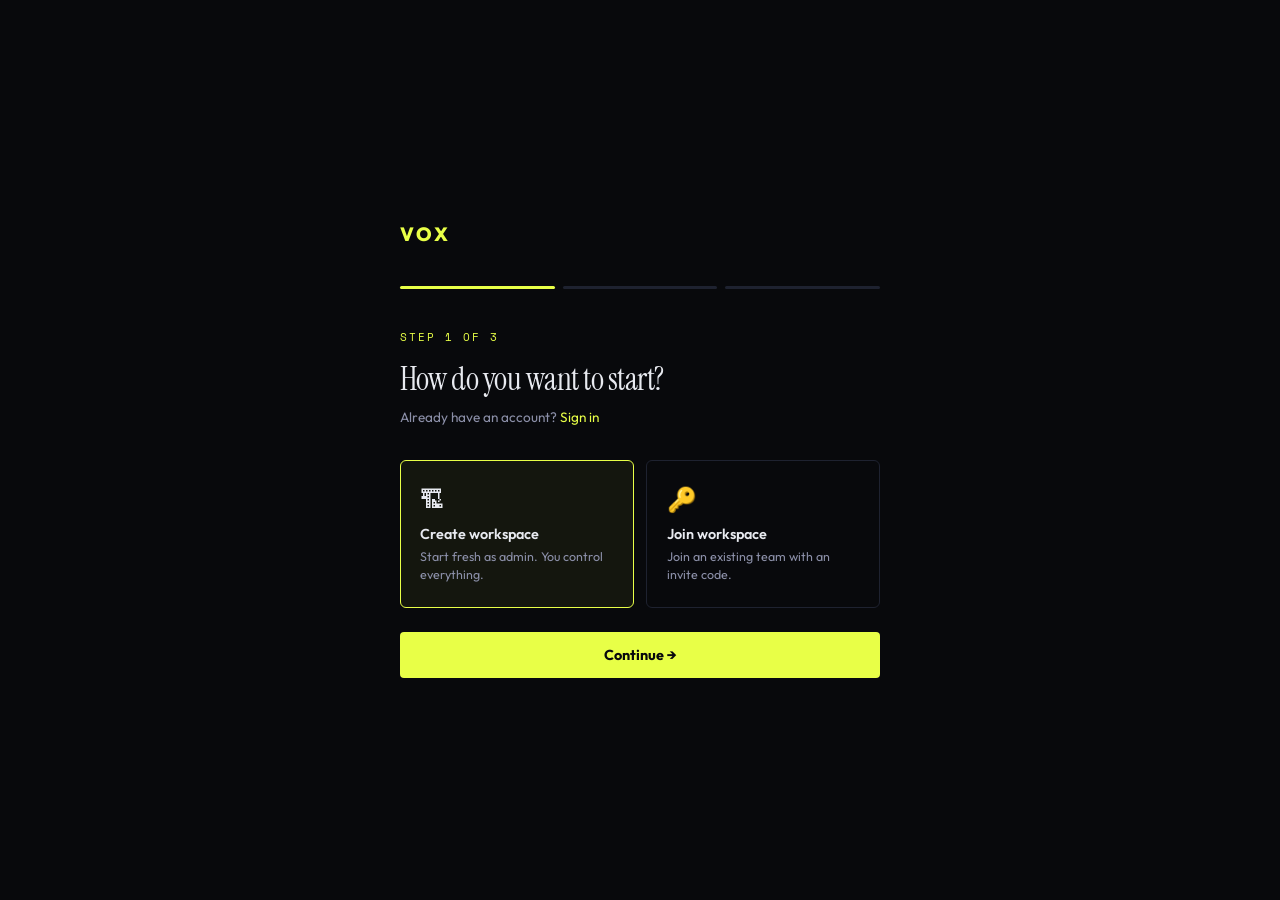
<file: templates/signup.html>
<!DOCTYPE html>
<html lang="en">
<head>
<meta charset="UTF-8">
<meta name="viewport" content="width=device-width, initial-scale=1.0">
<title>VOX — Create account</title>
<link rel="preconnect" href="https://fonts.googleapis.com">
<link rel="preconnect" href="https://fonts.gstatic.com" crossorigin>
<link href="https://fonts.googleapis.com/css2?family=Instrument+Serif:ital@0;1&family=Outfit:wght@300;400;500;600;700;800&family=Space+Mono:ital,wght@0,400;0,700;1,400&display=swap" rel="stylesheet">
<style>
  :root {
    --bg: #08090c; --surface: #0f1117; --card: #141720; --border: #1e2230;
    --accent: #e8ff47; --text: #e8eaf0; --muted: #5a5f72; --mid: #8b8fa8;
    --err: #ff4757; --ok: #4dffb4;
  }
  *, *::before, *::after { box-sizing: border-box; margin: 0; padding: 0; }
  body {
    font-family: 'Outfit', sans-serif; background: var(--bg); color: var(--text);
    min-height: 100vh; display: flex; align-items: center; justify-content: center;
    padding: 2rem 1rem;
  }
  .container { width: 100%; max-width: 480px; }
  .brand {
    font-family: 'Outfit', sans-serif; font-weight: 800;
    font-size: 1.2rem; letter-spacing: 0.12em; color: var(--accent);
    text-decoration: none; display: block; margin-bottom: 2.5rem;
  }
  /* Progress */
  .progress { display: flex; gap: .5rem; margin-bottom: 2.5rem; }
  .step-dot {
    height: 3px; flex: 1; border-radius: 2px;
    background: var(--border); transition: background .3s;
  }
  .step-dot.active { background: var(--accent); }
  .step-dot.done   { background: rgba(232,255,71,.4); }
  /* Steps */
  .step { display: none; }
  .step.active { display: block; }
  .step-label {
    font-family: 'Space Mono', monospace; font-size: 0.68rem;
    letter-spacing: 0.18em; text-transform: uppercase;
    color: var(--accent); margin-bottom: .8rem;
  }
  h1 {
    font-family: 'Instrument Serif', serif; font-weight: 400;
    font-size: 2rem; letter-spacing: -0.015em; margin-bottom: .4rem;
  }
  .sub { color: var(--mid); font-size: 0.85rem; margin-bottom: 2rem; line-height: 1.6; }
  .sub a { color: var(--accent); text-decoration: none; }
  /* Cards for step 1 */
  .choice-grid { display: grid; grid-template-columns: 1fr 1fr; gap: .8rem; margin-bottom: 1.5rem; }
  .choice-card {
    border: 1px solid var(--border); border-radius: 6px; padding: 1.4rem 1.2rem;
    cursor: pointer; transition: border-color .2s, background .2s;
    position: relative;
  }
  .choice-card:hover { border-color: var(--mid); background: var(--card); }
  .choice-card.selected { border-color: var(--accent); background: rgba(232,255,71,.05); }
  .choice-card input[type=radio] { position: absolute; opacity: 0; pointer-events: none; }
  .choice-icon { font-size: 1.5rem; margin-bottom: .7rem; }
  .choice-title { font-weight: 600; font-size: 0.9rem; margin-bottom: .3rem; }
  .choice-desc { color: var(--mid); font-size: 0.78rem; line-height: 1.5; }
  /* Form fields */
  .field { margin-bottom: 1.2rem; }
  label {
    display: block; font-size: 0.72rem; font-weight: 500; color: var(--mid);
    letter-spacing: 0.05em; text-transform: uppercase; margin-bottom: .45rem;
  }
  input, select {
    width: 100%; background: var(--card); border: 1px solid var(--border);
    color: var(--text); font-family: 'Outfit', sans-serif; font-size: 0.9rem;
    padding: .75rem 1rem; border-radius: 4px; outline: none; transition: border-color .2s;
    appearance: none;
  }
  input:focus, select:focus { border-color: var(--accent); }
  input::placeholder { color: var(--muted); }
  select option { background: var(--card); }
  .field-hint { font-size: 0.75rem; color: var(--muted); margin-top: .35rem; }
  .field-status {
    font-size: 0.75rem; margin-top: .35rem;
    display: none;
  }
  .field-status.ok  { display: block; color: var(--ok); }
  .field-status.err { display: block; color: var(--err); }
  /* Buttons */
  .btn-primary {
    width: 100%; background: var(--accent); color: #08090c;
    font-family: 'Outfit', sans-serif; font-weight: 700; font-size: 0.9rem;
    padding: .85rem; border: none; border-radius: 4px; cursor: pointer;
    margin-top: .5rem; transition: opacity .15s;
    display: flex; align-items: center; justify-content: center; gap: .5rem;
  }
  .btn-primary:hover { opacity: 0.85; }
  .btn-primary:disabled { opacity: 0.45; cursor: not-allowed; }
  .btn-back {
    background: transparent; color: var(--mid); border: 1px solid var(--border);
    font-family: 'Outfit', sans-serif; font-size: 0.85rem; font-weight: 400;
    padding: .6rem 1.2rem; border-radius: 4px; cursor: pointer;
    transition: border-color .2s; margin-right: .75rem;
  }
  .btn-back:hover { border-color: var(--mid); color: var(--text); }
  .btn-row { display: flex; align-items: center; margin-top: .5rem; }
  /* Error */
  .error-msg {
    background: rgba(255,71,87,.1); border: 1px solid rgba(255,71,87,.3);
    color: var(--err); font-size: 0.82rem; padding: .7rem 1rem;
    border-radius: 4px; margin-bottom: 1.2rem; display: none;
  }
  .error-msg.show { display: block; }
  /* Success */
  .success-view {
    text-align: center; padding: 2rem 0;
  }
  .success-icon {
    font-size: 3rem; margin-bottom: 1.2rem;
  }
  .success-view h2 {
    font-family: 'Instrument Serif', serif; font-size: 1.8rem; font-weight: 400; margin-bottom: .6rem;
  }
  .success-view p { color: var(--mid); font-size: 0.88rem; line-height: 1.7; }
</style>
</head>
<body>

<div class="container">
  <a href="/" class="brand">VOX</a>

  <div class="progress">
    <div class="step-dot active" id="dot0"></div>
    <div class="step-dot"       id="dot1"></div>
    <div class="step-dot"       id="dot2"></div>
  </div>

  <div class="error-msg" id="errMsg"></div>

  <!-- Step 0: Workspace type -->
  <div class="step active" id="step0">
    <p class="step-label">Step 1 of 3</p>
    <h1>How do you want to start?</h1>
    <p class="sub">Already have an account? <a href="/login">Sign in</a></p>
    <div class="choice-grid">
      <div class="choice-card selected" id="card-create" onclick="selectType('create')">
        <input type="radio" name="wstype" value="create" checked>
        <div class="choice-icon">🏗</div>
        <div class="choice-title">Create workspace</div>
        <div class="choice-desc">Start fresh as admin. You control everything.</div>
      </div>
      <div class="choice-card" id="card-join" onclick="selectType('join')">
        <input type="radio" name="wstype" value="join">
        <div class="choice-icon">🔑</div>
        <div class="choice-title">Join workspace</div>
        <div class="choice-desc">Join an existing team with an invite code.</div>
      </div>
    </div>
    <div class="field" id="invite-field" style="display:none">
      <label>Invite code <span style="color:var(--muted)">(optional)</span></label>
      <input type="text" id="inviteCode" placeholder="XXXX-XXXX-XXXX"
             oninput="validateInvite(this.value)" autocomplete="off">
      <div class="field-status" id="inviteStatus"></div>
      <p class="field-hint">No code? Your account will await admin approval.</p>
    </div>
    <button class="btn-primary" onclick="goStep(1)">Continue →</button>
  </div>

  <!-- Step 1: Account -->
  <div class="step" id="step1">
    <p class="step-label">Step 2 of 3</p>
    <h1>Create your account</h1>
    <p class="sub">You'll use these credentials to log in.</p>
    <div class="field">
      <label>Username</label>
      <input type="text" id="username" placeholder="your-username" autocomplete="username">
    </div>
    <div class="field">
      <label>Email <span style="color:var(--muted)">(optional)</span></label>
      <input type="email" id="email" placeholder="you@company.com" autocomplete="email">
    </div>
    <div class="field">
      <label>Password</label>
      <input type="password" id="password" placeholder="Min. 6 characters" autocomplete="new-password">
    </div>
    <div class="btn-row">
      <button class="btn-back" onclick="goStep(0)">← Back</button>
      <button class="btn-primary" style="flex:1" onclick="goStep(2)">Continue →</button>
    </div>
  </div>

  <!-- Step 2: Team / workspace -->
  <div class="step" id="step2">
    <p class="step-label">Step 3 of 3</p>
    <h1>Your team details</h1>
    <p class="sub">Tell us about your role and department.</p>
    <div class="field" id="wsNameField" style="display:none">
      <label>Workspace name</label>
      <input type="text" id="wsName" placeholder="e.g. Acme Corp" autocomplete="organization">
    </div>
    <div class="field">
      <label>Department</label>
      <input type="text" id="department" placeholder="e.g. Engineering" autocomplete="organization-title">
    </div>
    <div class="field" id="roleField" style="display:none">
      <label>Role</label>
      <select id="role">
        <option value="employee">Employee</option>
        <option value="manager">Manager</option>
      </select>
    </div>
    <div class="btn-row">
      <button class="btn-back" onclick="goStep(1)">← Back</button>
      <button class="btn-primary" style="flex:1" id="submitBtn" onclick="doSignup()">
        <span id="submitText">Create account</span>
      </button>
    </div>
  </div>

  <!-- Success -->
  <div class="step" id="stepSuccess">
    <div class="success-view">
      <div class="success-icon" id="successIcon">✅</div>
      <h2 id="successTitle">Account created!</h2>
      <p id="successMsg">Taking you to your workspace…</p>
    </div>
  </div>
</div>

<script>
let wsType = 'create';
let inviteValid = null;
let inviteTimer = null;

function selectType(t) {
  wsType = t;
  document.getElementById('card-create').classList.toggle('selected', t === 'create');
  document.getElementById('card-join').classList.toggle('selected', t === 'join');
  document.getElementById('invite-field').style.display = t === 'join' ? 'block' : 'none';
}

function validateInvite(val) {
  clearTimeout(inviteTimer);
  const st = document.getElementById('inviteStatus');
  val = val.trim();
  if (!val) { st.className = 'field-status'; inviteValid = null; return; }
  st.className = 'field-status ok'; st.textContent = 'Checking…';
  inviteTimer = setTimeout(async () => {
    try {
      const r = await fetch('/api/invite-codes/validate', {
        method: 'POST', headers: {'Content-Type':'application/json'},
        body: JSON.stringify({code: val})
      });
      const d = await r.json();
      if (d.valid) {
        st.className = 'field-status ok'; st.textContent = '✓ Valid code';
        inviteValid = val;
      } else {
        st.className = 'field-status err'; st.textContent = d.reason || 'Invalid code';
        inviteValid = null;
      }
    } catch(e) { st.className = 'field-status err'; st.textContent = 'Could not validate'; }
  }, 500);
}

function showErr(msg) {
  const e = document.getElementById('errMsg');
  e.textContent = msg; e.classList.add('show');
  e.scrollIntoView({behavior:'smooth', block:'nearest'});
}
function clearErr() {
  document.getElementById('errMsg').classList.remove('show');
}

function goStep(n) {
  clearErr();
  if (n === 2) {
    // Validate step 1 fields
    const u = document.getElementById('username').value.trim();
    const p = document.getElementById('password').value;
    if (!u) { goStep(1); showErr('Username is required.'); return; }
    if (p.length < 6) { goStep(1); showErr('Password must be at least 6 characters.'); return; }
  }
  ['step0','step1','step2','stepSuccess'].forEach((id,i) => {
    const el = document.getElementById(id);
    el.classList.toggle('active', i === n);
  });
  ['dot0','dot1','dot2'].forEach((id,i) => {
    const d = document.getElementById(id);
    d.classList.toggle('active', i === n);
    d.classList.toggle('done', i < n);
  });
  // Show/hide optional fields
  if (n === 2) {
    document.getElementById('wsNameField').style.display = wsType === 'create' ? 'block' : 'none';
    document.getElementById('roleField').style.display   = wsType === 'join'   ? 'block' : 'none';
  }
}

async function doSignup() {
  clearErr();
  const btn = document.getElementById('submitBtn');
  btn.disabled = true;
  document.getElementById('submitText').textContent = 'Creating…';

  const body = {
    workspace_type:   wsType,
    workspace_name:   document.getElementById('wsName')?.value.trim() || '',
    workspace_invite: document.getElementById('inviteCode')?.value.trim() || '',
    username:         document.getElementById('username').value.trim(),
    email:            document.getElementById('email').value.trim(),
    password:         document.getElementById('password').value,
    department:       document.getElementById('department').value.trim() || 'General',
    role:             document.getElementById('role')?.value || 'employee',
  };

  try {
    const r = await fetch('/signup', {
      method: 'POST', headers: {'Content-Type':'application/json'},
      body: JSON.stringify(body)
    });
    const d = await r.json();
    if (d.ok) {
      goStep(3);
      if (d.pending) {
        document.getElementById('successIcon').textContent = '⏳';
        document.getElementById('successTitle').textContent = 'Request submitted';
        document.getElementById('successMsg').textContent = 'An admin will review and approve your account.';
      } else {
        setTimeout(() => window.location.href = '/', 1200);
      }
    } else {
      showErr(d.error || 'Sign up failed. Please try again.');
      goStep(2);
    }
  } catch(e) {
    showErr('Network error. Please try again.');
    goStep(2);
  } finally {
    btn.disabled = false;
    document.getElementById('submitText').textContent = 'Create account';
  }
}
</script>
</body>
</html>
</file>
<file: static/style.css>
/* ═══════════════════════════════════════════════════════════════
   VOX — Offline Audio Summarizer
   Aesthetic: Dark editorial · warm amber accent · textured depth
   ═══════════════════════════════════════════════════════════════ */

/* ── Reset & Variables ────────────────────────────────────────── */
*,
*::before,
*::after {
  margin: 0;
  padding: 0;
  box-sizing: border-box;
}

/* Ensure hidden attribute always works, even when CSS sets display */
[hidden] {
  display: none !important;
}

:root {
  /* Palette */
  --bg:          #0c0b0f;
  --bg-card:     #15141a;
  --bg-card-alt: #1a1920;
  --bg-elevated: #1f1e26;
  --border:      #2a2833;
  --border-light:#3a384a;

  --text:        #e8e6f0;
  --text-muted:  #9894a8;
  --text-dim:    #6b6780;

  --accent:      #e8a44a;
  --accent-soft: #e8a44a22;
  --accent-glow: #e8a44a44;

  --success:     #5ce0a0;
  --error:       #f06868;
  --error-soft:  #f0686815;

  /* Type */
  --font-display: 'DM Serif Display', Georgia, serif;
  --font-body:    'Outfit', -apple-system, sans-serif;
  --font-mono:    'JetBrains Mono', 'Fira Code', monospace;

  /* Space */
  --radius:    12px;
  --radius-lg: 20px;
  --radius-sm: 8px;
  --gap:       20px;
}

html {
  font-size: 16px;
  scroll-behavior: smooth;
  -webkit-font-smoothing: antialiased;
  -moz-osx-font-smoothing: grayscale;
}

body {
  font-family: var(--font-body);
  background: var(--bg);
  color: var(--text);
  min-height: 100vh;
  overflow-x: hidden;
  position: relative;
}

/* ── Ambient Background ───────────────────────────────────────── */
.bg-grain {
  position: fixed;
  inset: 0;
  z-index: 0;
  opacity: 0.035;
  pointer-events: none;
  background-image: url("data:image/svg+xml,%3Csvg viewBox='0 0 256 256' xmlns='http://www.w3.org/2000/svg'%3E%3Cfilter id='n'%3E%3CfeTurbulence type='fractalNoise' baseFrequency='0.85' numOctaves='4' stitchTiles='stitch'/%3E%3C/filter%3E%3Crect width='100%25' height='100%25' filter='url(%23n)'/%3E%3C/svg%3E");
  background-size: 180px;
}

.bg-glow {
  position: fixed;
  border-radius: 50%;
  filter: blur(120px);
  pointer-events: none;
  z-index: 0;
}

.bg-glow--1 {
  width: 600px;
  height: 600px;
  top: -200px;
  right: -150px;
  background: radial-gradient(circle, #e8a44a10, transparent 70%);
}

.bg-glow--2 {
  width: 500px;
  height: 500px;
  bottom: -200px;
  left: -100px;
  background: radial-gradient(circle, #6c5ce710, transparent 70%);
}

/* ── Header ───────────────────────────────────────────────────── */
.header {
  position: relative;
  z-index: 1;
  text-align: center;
  padding: 56px 24px 32px;
  animation: fadeDown 0.6s ease-out;
}

.header__brand {
  display: inline-flex;
  align-items: center;
  gap: 12px;
  margin-bottom: 12px;
}

.header__icon {
  display: flex;
  align-items: center;
  justify-content: center;
  width: 48px;
  height: 48px;
  border-radius: var(--radius);
  background: linear-gradient(135deg, var(--accent), #d4892a);
  color: var(--bg);
}

.header__title {
  font-family: var(--font-display);
  font-size: 2.8rem;
  letter-spacing: -0.02em;
  color: var(--text);
  line-height: 1;
}

.header__badge {
  font-family: var(--font-mono);
  font-size: 0.65rem;
  font-weight: 500;
  text-transform: uppercase;
  letter-spacing: 0.12em;
  padding: 4px 10px;
  border-radius: 999px;
  background: var(--accent-soft);
  color: var(--accent);
  border: 1px solid var(--accent-glow);
}

.header__tagline {
  font-size: 1.05rem;
  font-weight: 300;
  color: var(--text-muted);
  letter-spacing: 0.01em;
}

/* ── Main ─────────────────────────────────────────────────────── */
.main {
  position: relative;
  z-index: 1;
  max-width: 820px;
  margin: 0 auto;
  padding: 0 20px 80px;
}

/* ── Buttons ──────────────────────────────────────────────────── */
.btn {
  display: inline-flex;
  align-items: center;
  gap: 8px;
  font-family: var(--font-body);
  font-size: 0.9rem;
  font-weight: 500;
  padding: 10px 22px;
  border: none;
  border-radius: var(--radius-sm);
  cursor: pointer;
  transition: all 0.2s ease;
  white-space: nowrap;
}

.btn--primary {
  background: linear-gradient(135deg, var(--accent), #d4892a);
  color: var(--bg);
}
.btn--primary:hover {
  transform: translateY(-1px);
  box-shadow: 0 8px 24px var(--accent-glow);
}
.btn--primary:active {
  transform: translateY(0);
}
.btn--primary:disabled {
  opacity: 0.7;
  cursor: not-allowed;
  transform: none;
  box-shadow: none;
}

.btn--ghost {
  background: transparent;
  color: var(--text-muted);
  border: 1px solid var(--border);
}
.btn--ghost:hover {
  color: var(--text);
  border-color: var(--border-light);
  background: var(--bg-elevated);
}

.btn--icon {
  background: transparent;
  color: var(--text-muted);
  border: 1px solid var(--border);
  padding: 8px;
  border-radius: var(--radius-sm);
}
.btn--icon:hover {
  color: var(--accent);
  border-color: var(--accent-glow);
  background: var(--accent-soft);
}

.btn--sm {
  font-size: 0.8rem;
  padding: 6px 14px;
}

/* ── Upload Zone ──────────────────────────────────────────────── */
.upload-zone {
  animation: fadeUp 0.6s ease-out 0.1s both;
}

.upload-zone__inner {
  border: 2px dashed var(--border);
  border-radius: var(--radius-lg);
  padding: 60px 32px;
  text-align: center;
  transition: all 0.3s ease;
  cursor: pointer;
  background: var(--bg-card);
}

.upload-zone__inner:hover,
.upload-zone__inner.dragover {
  border-color: var(--accent);
  background: var(--accent-soft);
}

.upload-zone__inner.dragover {
  transform: scale(1.01);
  box-shadow: 0 0 60px var(--accent-glow);
}

.upload-zone__icon {
  display: inline-flex;
  align-items: center;
  justify-content: center;
  width: 80px;
  height: 80px;
  border-radius: 50%;
  background: var(--bg-elevated);
  color: var(--text-muted);
  margin-bottom: 20px;
}

.upload-zone__title {
  font-family: var(--font-display);
  font-size: 1.5rem;
  margin-bottom: 8px;
  color: var(--text);
}

.upload-zone__subtitle {
  font-size: 0.85rem;
  color: var(--text-dim);
  margin-bottom: 24px;
}

/* ── Mode Tabs ─────────────────────────────────────────────────── */
.mode-tabs {
  display: flex;
  gap: 4px;
  padding: 4px;
  background: var(--bg-card);
  border: 1px solid var(--border);
  border-radius: var(--radius);
  margin-bottom: 12px;
}

.mode-tab {
  flex: 1;
  display: inline-flex;
  align-items: center;
  justify-content: center;
  gap: 8px;
  font-family: var(--font-body);
  font-size: 0.85rem;
  font-weight: 500;
  padding: 10px 16px;
  border: none;
  border-radius: var(--radius-sm);
  cursor: pointer;
  background: transparent;
  color: var(--text-dim);
  transition: all 0.25s ease;
}

.mode-tab:hover {
  color: var(--text-muted);
  background: var(--bg-elevated);
}

.mode-tab.active {
  background: var(--bg-elevated);
  color: var(--text);
  box-shadow: 0 2px 8px rgba(0, 0, 0, 0.2);
}

/* ── Recorder ──────────────────────────────────────────────────── */
.recorder {
  display: flex;
  flex-direction: column;
  align-items: center;
  padding: 40px 32px;
  background: var(--bg-card);
  border: 1px solid var(--border);
  border-radius: var(--radius-lg);
  text-align: center;
  animation: fadeUp 0.3s ease-out;
}

.recorder__visual {
  position: relative;
  width: 100%;
  max-width: 500px;
  margin-bottom: 28px;
}

.recorder__canvas {
  width: 100%;
  height: 100px;
  border-radius: var(--radius);
  background: var(--bg);
  border: 1px solid var(--border);
}

.recorder__timer {
  font-family: var(--font-mono);
  font-size: 2rem;
  font-weight: 500;
  color: var(--text);
  margin-top: 16px;
  letter-spacing: 0.06em;
  transition: color 0.3s;
}

.recorder__timer.recording {
  color: var(--error);
}

.recorder__controls {
  display: flex;
  align-items: center;
  gap: 16px;
  margin-bottom: 16px;
}

.rec-btn {
  display: flex;
  align-items: center;
  justify-content: center;
  border: none;
  border-radius: 50%;
  cursor: pointer;
  transition: all 0.2s ease;
}

.rec-btn--start {
  width: 64px;
  height: 64px;
  background: var(--error);
  color: white;
  box-shadow: 0 0 0 0 rgba(240, 104, 104, 0.4);
}

.rec-btn--start:hover {
  transform: scale(1.05);
  box-shadow: 0 0 0 8px rgba(240, 104, 104, 0.15);
}

.rec-btn--start.recording {
  animation: pulse-ring 1.5s ease-out infinite;
}

.rec-btn--stop {
  width: 56px;
  height: 56px;
  background: var(--bg-elevated);
  color: var(--error);
  border: 2px solid var(--error);
}

.rec-btn--stop:hover {
  background: var(--error-soft);
  transform: scale(1.05);
}

.rec-btn--pause {
  width: 48px;
  height: 48px;
  background: var(--bg-elevated);
  color: var(--text-muted);
  border: 2px solid var(--border);
}

.rec-btn--pause:hover {
  color: var(--text);
  border-color: var(--border-light);
}

.rec-btn--pause.paused {
  color: var(--accent);
  border-color: var(--accent);
}

.recorder__hint {
  font-size: 0.82rem;
  color: var(--text-dim);
}

/* ── Recording Preview ─────────────────────────────────────────── */
.rec-preview {
  display: flex;
  flex-direction: column;
  gap: 16px;
  padding: 20px 24px;
  background: var(--bg-card);
  border: 1px solid var(--border);
  border-radius: var(--radius-lg);
  animation: fadeUp 0.3s ease-out;
}

.rec-preview > .file-preview__actions {
  align-self: flex-end;
}

.rec-preview__player {
  display: flex;
  align-items: center;
  gap: 14px;
}

.rec-preview__info {
  flex: 1;
  min-width: 0;
}

.rec-preview__audio {
  height: 36px;
  border-radius: var(--radius-sm);
  flex-shrink: 0;
}

/* Style native audio player for dark theme */
.rec-preview__audio::-webkit-media-controls-panel {
  background: var(--bg-elevated);
}

@keyframes pulse-ring {
  0% {
    box-shadow: 0 0 0 0 rgba(240, 104, 104, 0.5);
  }
  70% {
    box-shadow: 0 0 0 14px rgba(240, 104, 104, 0);
  }
  100% {
    box-shadow: 0 0 0 0 rgba(240, 104, 104, 0);
  }
}

/* ── File Preview ─────────────────────────────────────────────── */
.file-preview {
  display: flex;
  align-items: center;
  justify-content: space-between;
  gap: 16px;
  padding: 20px 24px;
  background: var(--bg-card);
  border: 1px solid var(--border);
  border-radius: var(--radius-lg);
  animation: fadeUp 0.3s ease-out;
}

.file-preview__info {
  display: flex;
  align-items: center;
  gap: 14px;
  min-width: 0;
}

.file-preview__icon {
  display: flex;
  align-items: center;
  justify-content: center;
  width: 48px;
  height: 48px;
  border-radius: var(--radius);
  background: var(--accent-soft);
  color: var(--accent);
  flex-shrink: 0;
}

.file-preview__name {
  font-weight: 500;
  font-size: 0.95rem;
  white-space: nowrap;
  overflow: hidden;
  text-overflow: ellipsis;
}

.file-preview__meta {
  font-size: 0.78rem;
  color: var(--text-dim);
  font-family: var(--font-mono);
}

.file-preview__actions {
  display: flex;
  gap: 10px;
  flex-shrink: 0;
}

/* ── Processing ───────────────────────────────────────────────── */
.processing {
  text-align: center;
  padding: 80px 24px;
  animation: fadeUp 0.4s ease-out;
}

.processing__spinner {
  width: 56px;
  height: 56px;
  border-radius: 50%;
  border: 3px solid var(--border);
  border-top-color: var(--accent);
  animation: spin 0.9s linear infinite;
  margin: 0 auto 28px;
}

.processing__title {
  font-family: var(--font-display);
  font-size: 1.5rem;
  margin-bottom: 8px;
}

.processing__step {
  color: var(--text-muted);
  margin-bottom: 28px;
  font-family: var(--font-mono);
  font-size: 0.8rem;
}

.processing__bar {
  max-width: 360px;
  height: 4px;
  background: var(--border);
  border-radius: 2px;
  margin: 0 auto;
  overflow: hidden;
}

.processing__bar-fill {
  height: 100%;
  width: 30%;
  background: linear-gradient(90deg, var(--accent), #d4892a);
  border-radius: 2px;
  animation: indeterminate 1.8s ease-in-out infinite;
}

/* ── Error ─────────────────────────────────────────────────────── */
.error-section {
  animation: fadeUp 0.4s ease-out;
}

.error-card {
  text-align: center;
  padding: 48px 32px;
  background: var(--bg-card);
  border: 1px solid #f0686830;
  border-radius: var(--radius-lg);
}

.error-card__icon {
  display: inline-flex;
  align-items: center;
  justify-content: center;
  width: 56px;
  height: 56px;
  border-radius: 50%;
  background: var(--error-soft);
  color: var(--error);
  margin-bottom: 16px;
}

.error-card__title {
  font-family: var(--font-display);
  font-size: 1.3rem;
  margin-bottom: 8px;
}

.error-card__msg {
  color: var(--text-muted);
  font-size: 0.9rem;
  margin-bottom: 24px;
  max-width: 420px;
  margin-left: auto;
  margin-right: auto;
}

/* ── Results ──────────────────────────────────────────────────── */
.results {
  display: flex;
  flex-direction: column;
  gap: var(--gap);
}

/* Stats */
.stats-row {
  display: grid;
  grid-template-columns: repeat(4, 1fr);
  gap: 12px;
  animation: fadeUp 0.5s ease-out 0.05s both;
}

.stat-card {
  display: flex;
  flex-direction: column;
  align-items: center;
  padding: 20px 12px;
  background: var(--bg-card);
  border: 1px solid var(--border);
  border-radius: var(--radius);
  transition: border-color 0.2s;
}
.stat-card:hover {
  border-color: var(--border-light);
}

.stat-card__value {
  font-family: var(--font-display);
  font-size: 1.6rem;
  color: var(--accent);
  line-height: 1.2;
}

.stat-card__label {
  font-size: 0.72rem;
  text-transform: uppercase;
  letter-spacing: 0.1em;
  color: var(--text-dim);
  margin-top: 4px;
}

/* Result Cards */
.result-card {
  background: var(--bg-card);
  border: 1px solid var(--border);
  border-radius: var(--radius-lg);
  padding: 28px;
  animation: fadeUp 0.5s ease-out both;
}

.result-card:nth-child(2) { animation-delay: 0.1s; }
.result-card:nth-child(3) { animation-delay: 0.15s; }
.result-card:nth-child(4) { animation-delay: 0.2s; }
.result-card:nth-child(5) { animation-delay: 0.25s; }

.result-card__header {
  display: flex;
  align-items: center;
  justify-content: space-between;
  margin-bottom: 16px;
}

.result-card__actions {
  display: flex;
  gap: 8px;
}

.result-card__badge {
  font-family: var(--font-mono);
  font-size: 0.68rem;
  font-weight: 500;
  text-transform: uppercase;
  letter-spacing: 0.12em;
  padding: 5px 12px;
  border-radius: 999px;
  background: var(--bg-elevated);
  color: var(--text-muted);
  border: 1px solid var(--border);
}

.result-card--summary {
  border-color: var(--accent-glow);
  background: linear-gradient(135deg, var(--bg-card), #1a1820);
}

.result-card--summary .result-card__badge {
  background: var(--accent-soft);
  color: var(--accent);
  border-color: var(--accent-glow);
}

.result-card__text {
  font-size: 1.05rem;
  line-height: 1.75;
  color: var(--text);
  font-weight: 300;
}

/* Keywords */
.keywords-cloud {
  display: flex;
  flex-wrap: wrap;
  gap: 8px;
}

.keyword-tag {
  display: inline-flex;
  align-items: center;
  gap: 6px;
  font-family: var(--font-mono);
  font-size: 0.78rem;
  padding: 6px 14px;
  border-radius: 999px;
  background: var(--bg-elevated);
  color: var(--text-muted);
  border: 1px solid var(--border);
  transition: all 0.2s;
  animation: fadeScale 0.3s ease-out both;
}

.keyword-tag:hover {
  color: var(--accent);
  border-color: var(--accent-glow);
  background: var(--accent-soft);
}

.keyword-tag__count {
  font-size: 0.65rem;
  opacity: 0.5;
}

/* Highlights */
.highlights-list {
  list-style: none;
  counter-reset: highlights;
  display: flex;
  flex-direction: column;
  gap: 14px;
}

.highlight-item {
  counter-increment: highlights;
  display: flex;
  gap: 16px;
  align-items: flex-start;
  padding: 14px 16px;
  border-radius: var(--radius);
  background: var(--bg-elevated);
  border: 1px solid transparent;
  transition: all 0.2s;
  animation: fadeUp 0.4s ease-out both;
}

.highlight-item:hover {
  border-color: var(--border);
}

.highlight-item__rank {
  font-family: var(--font-display);
  font-size: 1.3rem;
  color: var(--accent);
  line-height: 1.4;
  flex-shrink: 0;
  width: 28px;
  text-align: center;
}

.highlight-item__body {
  flex: 1;
  min-width: 0;
}

.highlight-item__text {
  font-size: 0.92rem;
  line-height: 1.6;
  color: var(--text);
  font-weight: 300;
}

.highlight-item__bar {
  height: 3px;
  border-radius: 2px;
  background: var(--border);
  margin-top: 10px;
  overflow: hidden;
}

.highlight-item__bar-fill {
  height: 100%;
  background: linear-gradient(90deg, var(--accent), #d4892a);
  border-radius: 2px;
  transition: width 0.6s ease-out;
}

/* Transcript */
.transcript-body {
  font-family: var(--font-mono);
  font-size: 0.82rem;
  line-height: 1.85;
  color: var(--text-muted);
  max-height: 400px;
  overflow-y: auto;
  padding: 16px;
  background: var(--bg);
  border-radius: var(--radius);
  border: 1px solid var(--border);
  white-space: pre-wrap;
  word-wrap: break-word;
}

.transcript-body::-webkit-scrollbar {
  width: 6px;
}
.transcript-body::-webkit-scrollbar-track {
  background: transparent;
}
.transcript-body::-webkit-scrollbar-thumb {
  background: var(--border);
  border-radius: 3px;
}

/* Results Footer */
.results__footer {
  text-align: center;
  padding-top: 12px;
}

/* ── Toast ─────────────────────────────────────────────────────── */
.toast {
  position: fixed;
  bottom: 32px;
  left: 50%;
  transform: translateX(-50%) translateY(20px);
  display: inline-flex;
  align-items: center;
  gap: 8px;
  padding: 10px 20px;
  background: var(--bg-elevated);
  color: var(--success);
  border: 1px solid #5ce0a030;
  border-radius: var(--radius-sm);
  font-size: 0.85rem;
  font-weight: 500;
  z-index: 100;
  opacity: 0;
  transition: all 0.3s ease;
  pointer-events: none;
}

.toast.show {
  opacity: 1;
  transform: translateX(-50%) translateY(0);
}

/* ── Footer ────────────────────────────────────────────────────── */
.footer {
  position: relative;
  z-index: 1;
  text-align: center;
  padding: 24px;
  font-size: 0.72rem;
  color: var(--text-dim);
  letter-spacing: 0.04em;
}

/* ── Animations ────────────────────────────────────────────────── */
@keyframes fadeUp {
  from { opacity: 0; transform: translateY(16px); }
  to   { opacity: 1; transform: translateY(0); }
}

@keyframes fadeDown {
  from { opacity: 0; transform: translateY(-16px); }
  to   { opacity: 1; transform: translateY(0); }
}

@keyframes fadeScale {
  from { opacity: 0; transform: scale(0.9); }
  to   { opacity: 1; transform: scale(1); }
}

@keyframes spin {
  to { transform: rotate(360deg); }
}

.spin-icon {
  animation: spin 0.9s linear infinite;
}

@keyframes indeterminate {
  0%   { transform: translateX(-100%); }
  50%  { transform: translateX(200%); }
  100% { transform: translateX(-100%); }
}

/* ── Responsive ────────────────────────────────────────────────── */
@media (max-width: 640px) {
  .header { padding: 36px 16px 24px; }
  .header__title { font-size: 2.2rem; }
  .main { padding: 0 14px 60px; }

  .stats-row {
    grid-template-columns: repeat(2, 1fr);
  }

  .file-preview {
    flex-direction: column;
    align-items: stretch;
    gap: 14px;
  }

  .file-preview__actions {
    justify-content: flex-end;
  }

  .result-card { padding: 20px; }

  .upload-zone__inner {
    padding: 40px 20px;
  }

  .recorder {
    padding: 28px 16px;
  }

  .rec-preview__player {
    flex-wrap: wrap;
  }

  .rec-preview__audio {
    width: 100%;
    margin-top: 8px;
  }
}
</file>
